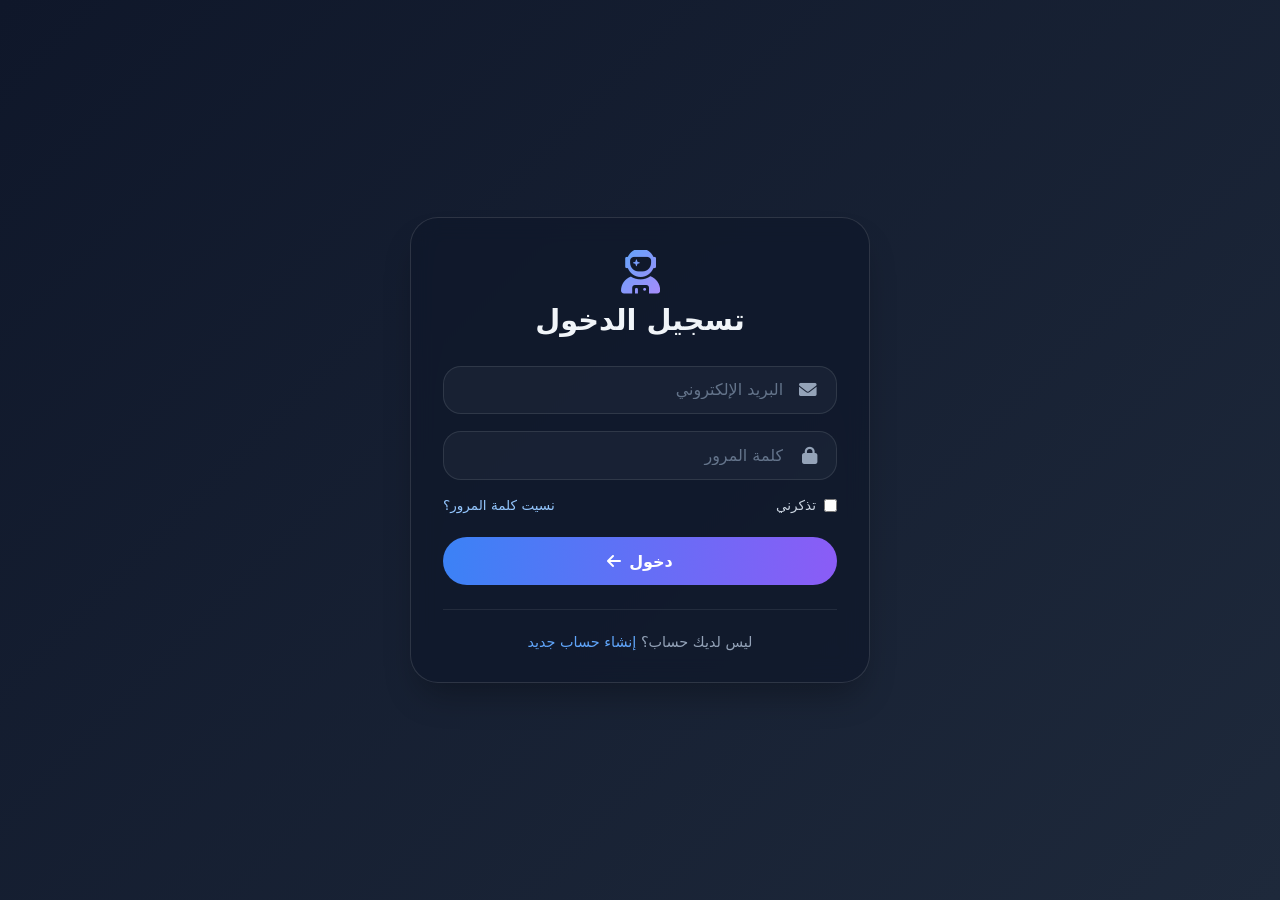
<file: index.html>
<!DOCTYPE html>
<html lang="ar" dir="rtl">
<head>
    <meta charset="UTF-8">
    <meta name="viewport" content="width=device-width, initial-scale=1.0">
    <title>تسجيل الدخول</title>
    <link rel="stylesheet" href="https://cdnjs.cloudflare.com/ajax/libs/font-awesome/6.0.0-beta3/css/all.min.css">
    <link rel="stylesheet" href="style.css">
</head>
<body>

<div class="glass-card">
    <div class="logo">
        <i class="fas fa-user-astronaut"></i>
        <h2>تسجيل الدخول</h2>
        <p class="subtitle"مرحباً بك، أدخل بياناتك></p>
    </div>

    <form id="loginForm">
        <div class="input-group">
            <div class="input-field">
                <i class="fas fa-envelope"></i>
                <input type="email" id="email" placeholder="البريد الإلكتروني" required>
            </div>
        </div>
        
        <div class="input-group">
            <div class="input-field">
                <i class="fas fa-lock"></i>
                <input type="password" id="password" placeholder="كلمة المرور" required>
            </div>
        </div>

        <div class="options">
            <label class="remember">
                <input type="checkbox"> تذكرني
            </label>
            <a href="#" class="forgot">نسيت كلمة المرور؟</a>
        </div>
  
      <a href="home.html" class="login-btn" style="text-decoration: none; display: flex; align-items: center; justify-content: center; gap: 8px;">
    دخول <i class="fas fa-arrow-left"></i>
</a>
    </form>

    <div class="footer-link">
        ليس لديك حساب؟ <a href="signup2.html">إنشاء حساب جديد</a>
    </div>
</div>


</body>
</html>
</file>
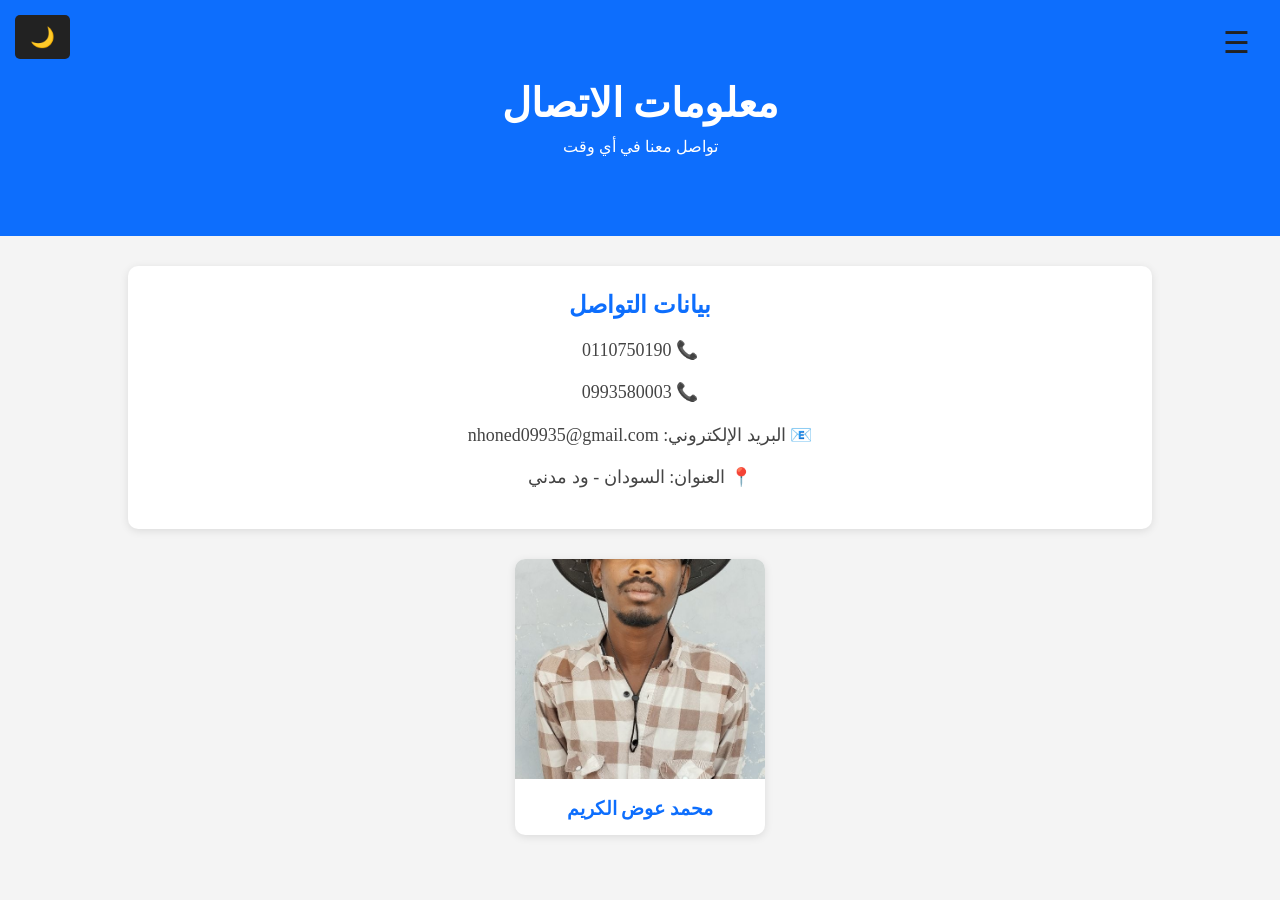
<file: communication.html>
<!-- contact.html -->
<!DOCTYPE html>
<html lang="ar" dir="rtl">

<head>
    <meta charset="UTF-8">
    <meta name="viewport" content="width=device-width, initial-scale=1.0">
    <title>معلومات الاتصال</title>

    <link rel="stylesheet" href="style2.css">
</head>

<body>

    <!-- زر القائمة -->
    <button class="menu-btn" onclick="openMenu()">☰</button>

    <!-- زر الوضع المظلم -->
    <button class="dark-btn" onclick="toggleDarkMode()">🌙</button>

    <!-- القائمة الجانبية -->
    <div id="sidebar" class="sidebar">

        <button class="close-btn" onclick="closeMenu()">×</button>

        <a href="home.html">الرئيسية</a>
        <a href="paga.html">رسومات الطلاب</a>
        <a href="pepol.html">أبرز الشخصيات</a>
        <a href="mathematics.html">العمليات الرياضية</a>
        <a href="communication.html">اتصل بنا</a>

    </div>

    <!-- العنوان -->
    <header>
        <h1>معلومات الاتصال</h1>

        <p>
            تواصل معنا في أي وقت
        </p>
    </header>

    <!-- صندوق التواصل -->
    <div class="contact-box">

        <h2>بيانات التواصل</h2>

        <p>📞 0110750190</p>

        <p>📞 0993580003</p>

        <p>
            📧 البريد الإلكتروني:
            nhoned09935@gmail.com
        </p>

        <p>
            📍 العنوان: السودان - ود مدني
        </p>

    </div>

    <!-- صورة شخصية -->
    <div class="gallery">

        <div class="card">

            <img src="my.jpg" alt="">

            <h3>محمد عوض الكريم</h3>

        </div>

    </div>

    <script src="script.js"></script>

</body>

</html>
</file>
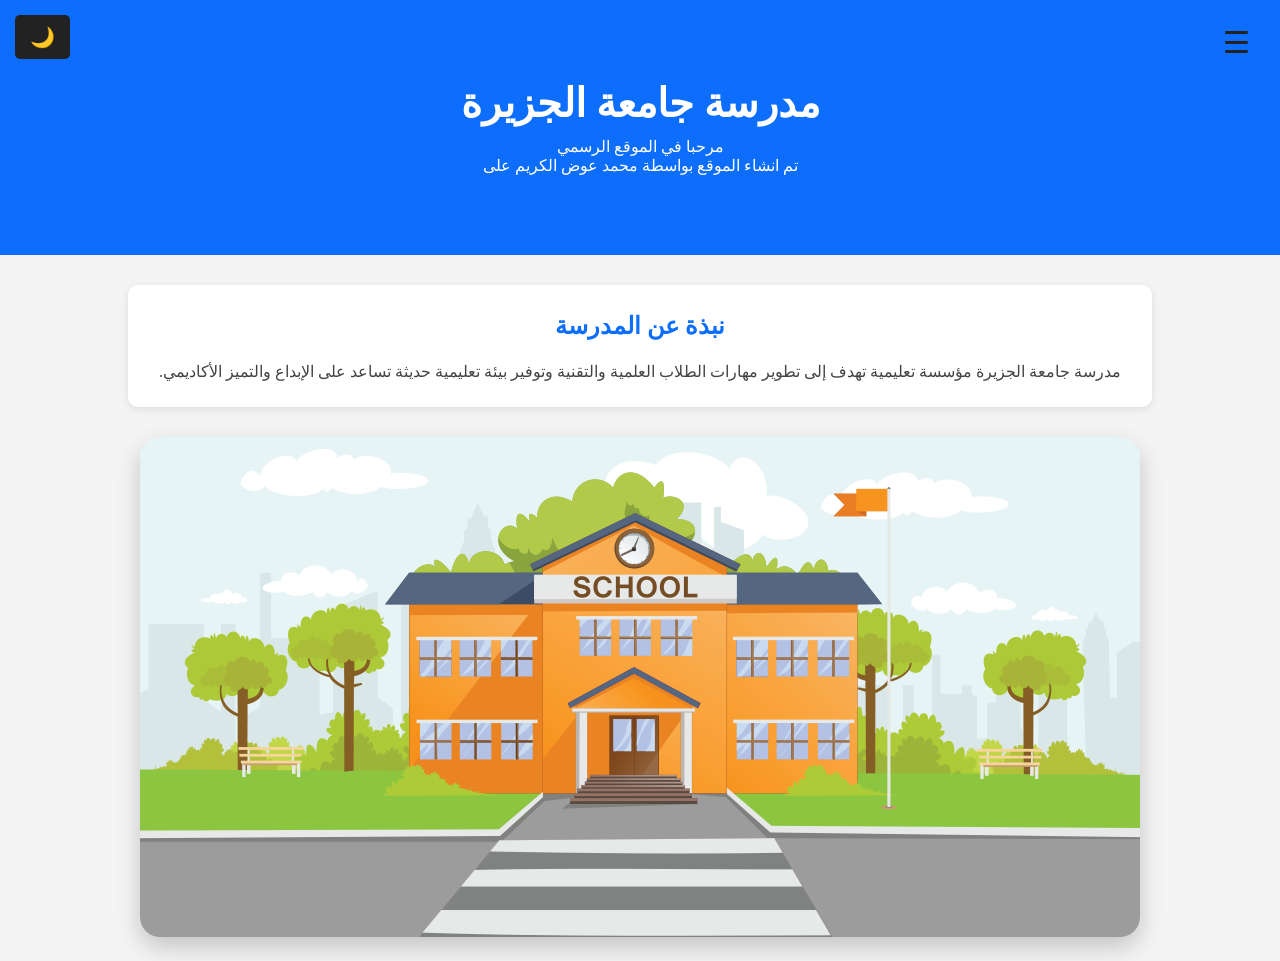
<file: home.html>
<!-- index.html -->
<!DOCTYPE html>
<html lang="ar" dir="rtl">
<head>
    <meta charset="UTF-8">
    <meta name="viewport" content="width=device-width, initial-scale=1.0">
    <title>الصفحة الرئسية </title>

    <!-- ربط ملف CSS -->
    <link rel="stylesheet" href="style2.css">
</head>
<body>
<button class="menu-btn" onclick="openMenu()">☰</button>
<button class="dark-btn" onclick="toggleDarkMode()">🌙</button>
    <button class="menu-btn" onclick="openMenu()">☰</button>

    <div id="sidebar" class="sidebar">

        <button class="close-btn" onclick="closeMenu()">×</button>

        <a href="home.html">الرئيسية</a>
        <a href="paga.html">رسومات الطلاب</a>
        <a href="pepol.html">ابرز الشخصيات </a>
        <a href="mathematics.html">العمليات الرياضية </a>
        <a href="communication.html">اتصل بنا</a>

    </div>

    <header>
        <h1>مدرسة جامعة الجزيرة 
        </h1>
        <p>مرحبا في الموقع الرسمي</p>
        <p>تم انشاء الموقع بواسطة محمد عوض الكريم على </p>
    </header>
   
<div class="about-box">
    <h2>نبذة عن المدرسة</h2>

    <p>
        مدرسة جامعة الجزيرة  مؤسسة تعليمية تهدف إلى تطوير مهارات الطلاب
        العلمية والتقنية وتوفير بيئة تعليمية حديثة تساعد على الإبداع
       
    
        والتميز الأكاديمي.
    </p>
    
</div>
    <div>
         <div class="image-container">
    <img src="1.png" alt="صورة توصف المحتوى" class="center-image">
</div>
    </div>


    <!-- ربط ملف JavaScript -->
    <script src="script.js"></script>

</body>
</html>
</file>
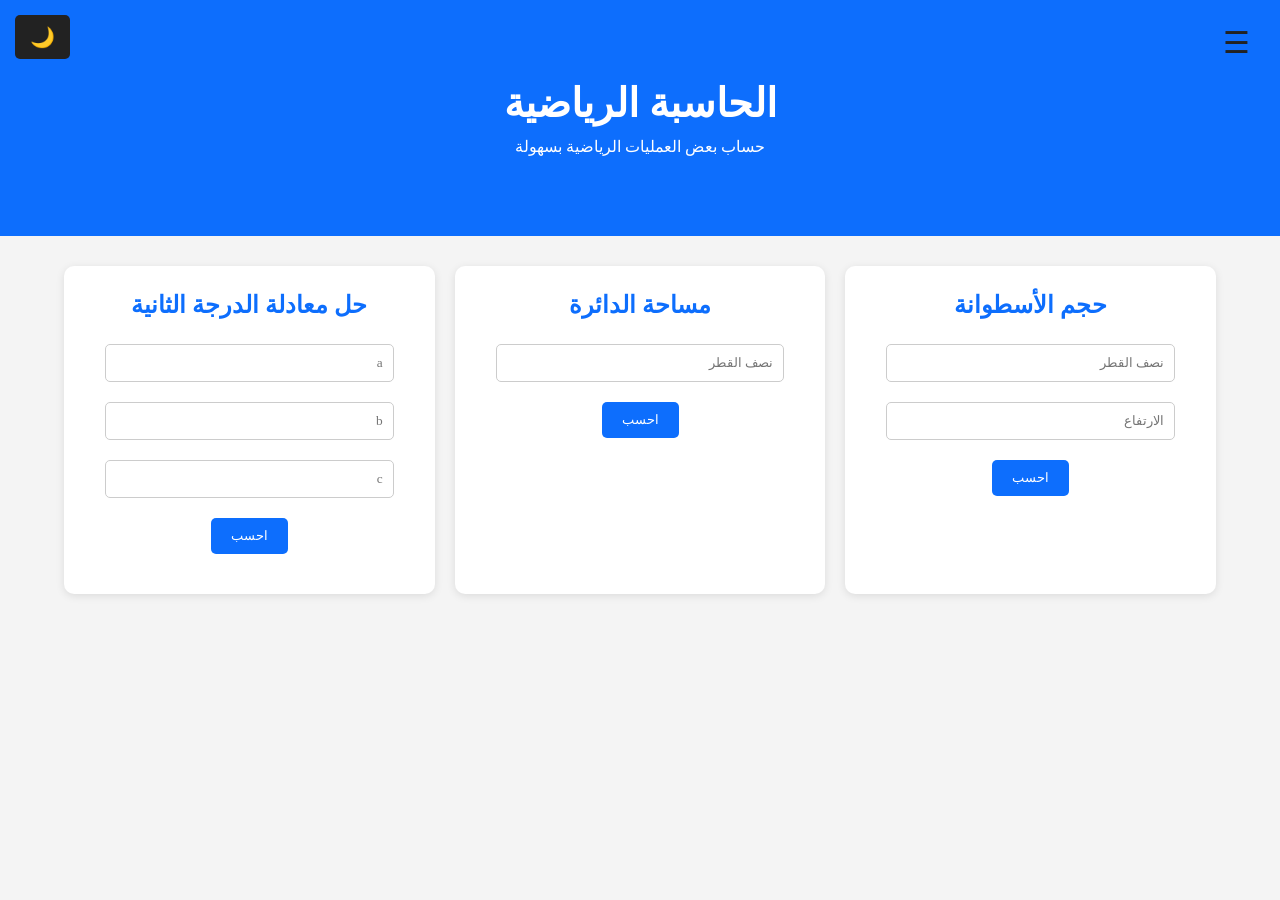
<file: mathematics.html>
<!-- math.html -->
<!DOCTYPE html>
<html lang="ar" dir="rtl">
<head>
    <meta charset="UTF-8">
    <meta name="viewport" content="width=device-width, initial-scale=1.0">
    <title>الحاسبة الرياضية</title>

    <link rel="stylesheet" href="style2.css">
</head>
<body>

    <!-- زر القائمة -->
    <button class="menu-btn" onclick="openMenu()">☰</button>

    <!-- زر الوضع المظلم -->
    <button class="dark-btn" onclick="toggleDarkMode()">🌙</button>

    <!-- القائمة -->
   <div id="sidebar" class="sidebar">

        <button class="close-btn" onclick="closeMenu()">×</button>

        <a href="home.html">الرئيسية</a>
        <a href="paga.html">رسومات الطلاب</a>
        <a href="pepol.html">ابرز الشخصيات </a>
        <a href="mathematics.html">العمليات الرياضية </a>
        <a href="communication.html">اتصل بنا</a>

    </div>

    <!-- العنوان -->
    <header>
        <h1>الحاسبة الرياضية</h1>
        <p>حساب بعض العمليات الرياضية بسهولة</p>
    </header>

    <!-- الحاسبات -->
    <div class="math-container">

        <!-- حجم الأسطوانة -->
        <div class="math-box">
            <h2>حجم الأسطوانة</h2>

            <input type="number" id="radius" placeholder="نصف القطر">
            <input type="number" id="height" placeholder="الارتفاع">

            <button onclick="cylinderVolume()">احسب</button>

            <p id="cylinderResult"></p>
        </div>

        <!-- مساحة الدائرة -->
        <div class="math-box">
            <h2>مساحة الدائرة</h2>

            <input type="number" id="circleRadius" placeholder="نصف القطر">

            <button onclick="circleArea()">احسب</button>

            <p id="circleResult"></p>
        </div>

        <!-- معادلة الدرجة الثانية -->
        <div class="math-box">
            <h2>حل معادلة الدرجة الثانية</h2>

            <input type="number" id="a" placeholder="a">
            <input type="number" id="b" placeholder="b">
            <input type="number" id="c" placeholder="c">

            <button onclick="quadratic()">احسب</button>

            <p id="quadraticResult"></p>
        </div>

    </div>

    <script src="script.js"></script>

</body>
</html>
</file>
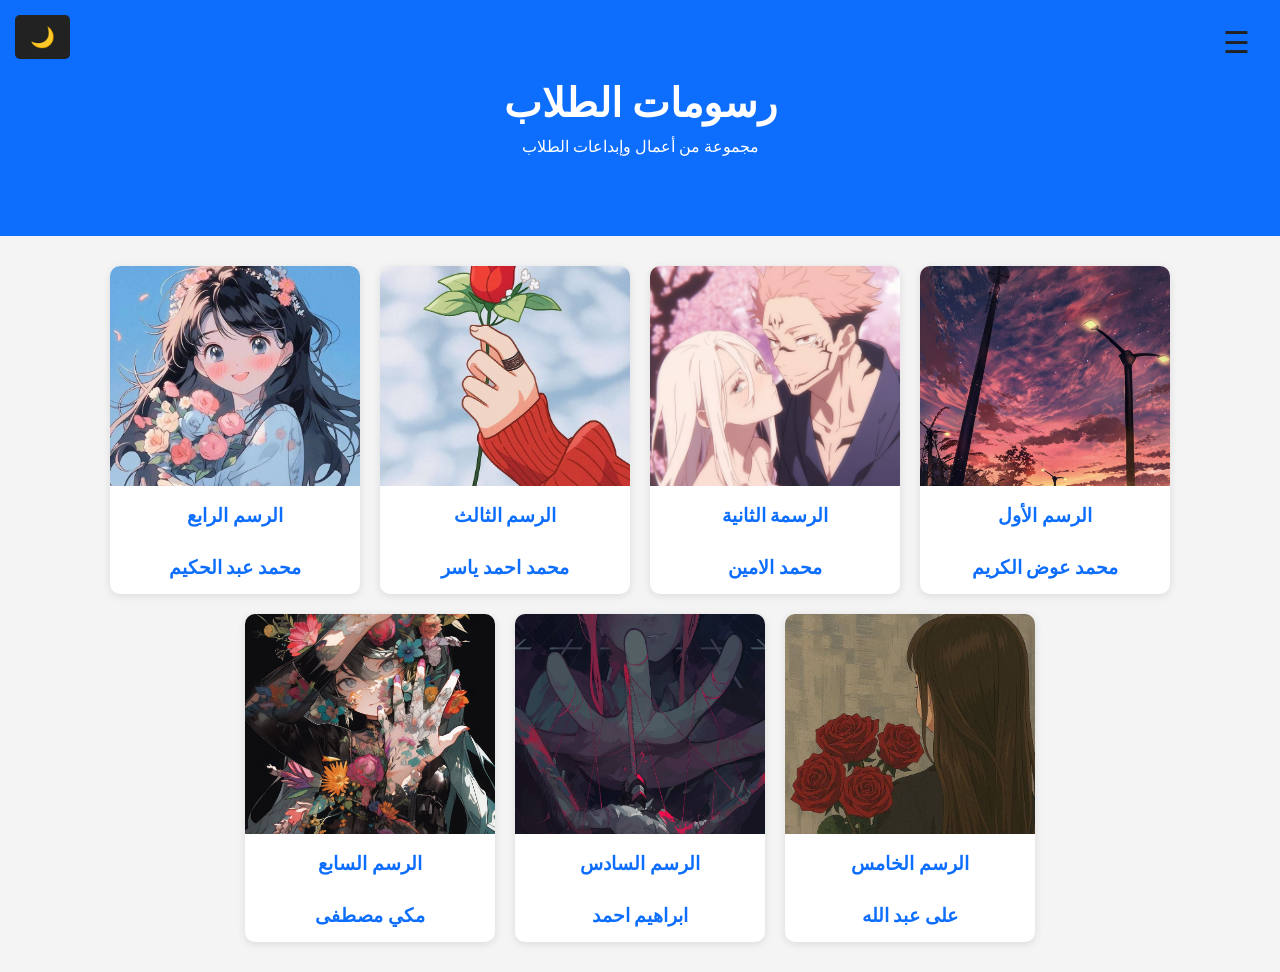
<file: paga.html>
<!-- drawings.html -->
<!DOCTYPE html>
<html lang="ar" dir="rtl">
<head>
    <meta charset="UTF-8">
    <meta name="viewport" content="width=device-width, initial-scale=1.0">
    <title>رسومات الطلاب</title>

    <link rel="stylesheet" href="style2.css">
</head>
<body>

    <!-- زر القائمة -->
    <button class="menu-btn" onclick="openMenu()">☰</button>

    <!-- زر الوضع المظلم -->
    <button class="dark-btn" onclick="toggleDarkMode()">🌙</button>

    <!-- القائمة الجانبية -->
    <div id="sidebar" class="sidebar">

        <button class="close-btn" onclick="closeMenu()">×</button>

        <a href="home.html">الرئيسية</a>
        <a href="paga.html">رسومات الطلاب</a>
        <a href="pepol.html">ابرز الشخصيات </a>
        <a href="mathematics.html">العمليات الرياضية </a>
        <a href="communication.html">اتصل بنا</a>

    </div>

    <!-- العنوان -->
    <header>
        <h1>رسومات الطلاب</h1>
        <p>مجموعة من أعمال وإبداعات الطلاب</p>
    </header>

    <!-- معرض الرسومات -->
    <div class="gallery">

        <div class="card">
            <img src="8.jpg" alt="رسم 1">
            <h3>الرسم الأول</h3>
            <h3> محمد عوض الكريم </h3>
        </div>

        <div class="card">
            <img src="2.jpg" alt="رسم 2">
            <h3>الرسمة الثانية </h3>
            <h3>     محمد الامين </h3>
            
        </div>

        <div class="card">
            <img src="3.jpg" alt="رسم 3">
            <h3>الرسم الثالث</h3>
            <h3>محمد احمد ياسر </h3>
        </div>

        <div class="card">
            <img src="4.jpg" alt="رسم 4">
            <h3>الرسم الرابع</h3>
            <h3>محمد عبد الحكيم </h3>
        

        </div>

        <div class="card">
            <img src="5.jpg" alt="رسم 5">
            <h3>الرسم الخامس</h3>
            <h3>على عبد الله </h3>
        </div>

        <div class="card">
            <img src="6.jpg" alt="رسم 6">
            <h3>الرسم السادس</h3>
            <h3>ابراهيم احمد </h3>
        </div>

        <div class="card">
            <img src="7.jpg" alt="رسم 7">
            <h3>الرسم السابع</h3>
            <h3>مكي مصطفى </h3>
        </div>

    </div>

     <script src="script.js"></script>

</body>
</html>
</file>
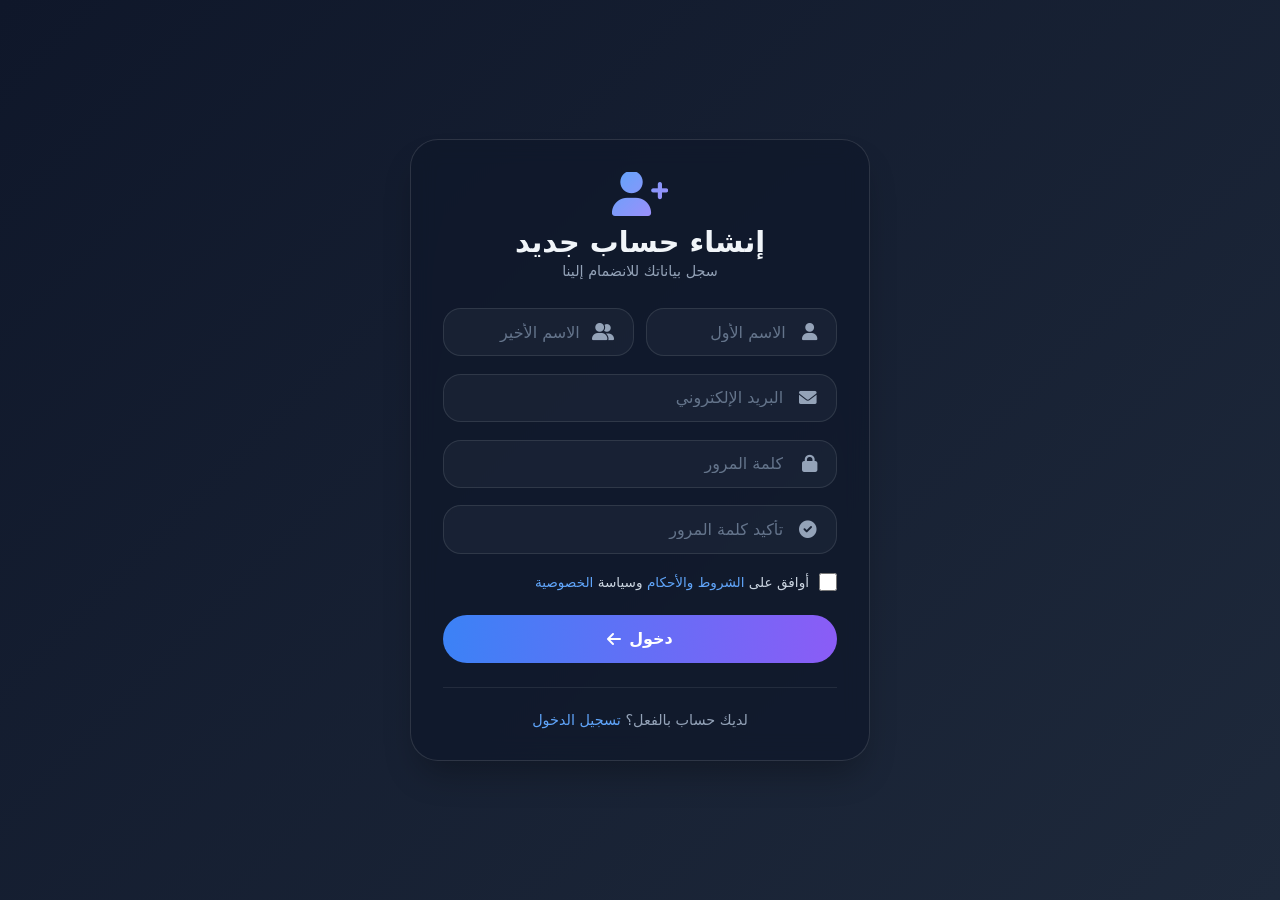
<file: signup2.html>
<!DOCTYPE html>
<html lang="ar" dir="rtl">
<head>
    <meta charset="UTF-8">
    <meta name="viewport" content="width=device-width, initial-scale=1.0">
    <title>إنشاء حساب جديد</title>
    <link rel="stylesheet" href="https://cdnjs.cloudflare.com/ajax/libs/font-awesome/6.0.0-beta3/css/all.min.css">
    <link rel="stylesheet" href="style.css">
</head>
<body>

<div class="glass-card">
    <div class="logo">
        <i class="fas fa-user-plus"></i>
        <h2>إنشاء حساب جديد</h2>
        <p class="subtitle">سجل بياناتك للانضمام إلينا</p>
    </div>

    <form id="signupForm">
        <!-- صف الاسم الأول والأخير -->
        <div class="name-row">
            <div class="input-group">
                <div class="input-field">
                    <i class="fas fa-user"></i>
                    <input type="text" id="firstName" placeholder="الاسم الأول" required>
                </div>
            </div>
            <div class="input-group">
                <div class="input-field">
                    <i class="fas fa-user-friends"></i>
                    <input type="text" id="lastName" placeholder="الاسم الأخير" required>
                </div>
            </div>
        </div>

        <div class="input-group">
            <div class="input-field">
                <i class="fas fa-envelope"></i>
                <input type="email" id="email" placeholder="البريد الإلكتروني" required>
            </div>
        </div>

        <div class="input-group">
            <div class="input-field">
                <i class="fas fa-lock"></i>
                <input type="password" id="password" placeholder="كلمة المرور" required>
            </div>
        </div>

        <div class="input-group">
            <div class="input-field">
                <i class="fas fa-check-circle"></i>
                <input type="password" id="confirmPassword" placeholder="تأكيد كلمة المرور" required>
            </div>
        </div>

        <label class="terms">
            <input type="checkbox" id="agreeTerms" required>
            <span>أوافق على <a href="#">الشروط والأحكام</a> وسياسة <a href="#">الخصوصية</a></span>
        </label>

        <a href="index.html" class="login-btn" style="text-decoration: none; display: flex; align-items: center; justify-content: center; gap: 8px;">
    دخول <i class="fas fa-arrow-left"></i>
</a>
    </form>

    <div class="footer-link">
        لديك حساب بالفعل؟ <a href="index.html">تسجيل الدخول</a>
    </div>
</div>


<script>
    document.getElementById('signupForm').addEventListener('submit', function(e) {
        e.preventDefault();
        
        const firstName = document.getElementById('firstName').value;
        const lastName = document.getElementById('lastName').value;
        const email = document.getElementById('email').value;
        const password = document.getElementById('password').value;
        const confirmPassword = document.getElementById('confirmPassword').value;
        const agreeTerms = document.getElementById('agreeTerms').checked;

        if (!firstName || !lastName || !email || !password || !confirmPassword) {
            alert('يرجى ملء جميع الحقول');
            return;
        }

        if (password !== confirmPassword) {
            alert('كلمة المرور وتأكيدها غير متطابقتين');
            return;
        }

        if (password.length < 6) {
            alert('كلمة المرور يجب أن تكون 6 أحرف على الأقل');
            return;
        }

        if (!agreeTerms) {
            alert('يرجى الموافقة على الشروط والأحكام');
            return;
        }

        alert(`مرحباً ${firstName} ${lastName}!\nتم إنشاء حسابك بنجاح. يمكنك الآن تسجيل الدخول.`);
    });
</script>
</body>
</html>
</file>
<file: style.css>
/* ========================================
   style.css - التنسيقات الموحدة للواجهات
   ======================================== */

* {
    margin: 0;
    padding: 0;
    box-sizing: border-box;
    font-family: 'Segoe UI', 'Cairo', system-ui, sans-serif;
}

body {
    min-height: 100vh;
    background: linear-gradient(135deg, #0f172a, #1e293b);
    display: flex;
    align-items: center;
    justify-content: center;
    padding: 20px;
}

/* ===== البطاقة الزجاجية الموحدة ===== */
.glass-card {
    max-width: 460px;
    width: 100%;
    background: rgba(15, 23, 42, 0.7);
    backdrop-filter: blur(12px);
    border-radius: 28px;
    border: 1px solid rgba(255, 255, 255, 0.12);
    padding: 2rem;
    box-shadow: 0 20px 35px -10px rgba(0, 0, 0, 0.3);
}

/* ===== الشعار والعنوان ===== */
.logo {
    text-align: center;
    margin-bottom: 1.8rem;
}

.logo i {
    font-size: 2.8rem;
    background: linear-gradient(135deg, #60a5fa, #a78bfa);
    -webkit-background-clip: text;
    background-clip: text;
    color: transparent;
    margin-bottom: 0.5rem;
}

h2 {
    color: #f1f5f9;
    font-size: 1.8rem;
    font-weight: 600;
    margin-bottom: 0.25rem;
}

.subtitle {
    color: #94a3b8;
    font-size: 0.9rem;
}

/* ===== حقول الإدخال ===== */
.input-group {
    margin-bottom: 1.1rem;
}

.input-field {
    background: rgba(30, 41, 59, 0.6);
    border: 1px solid rgba(255, 255, 255, 0.1);
    border-radius: 18px;
    padding: 0.85rem 1.2rem;
    display: flex;
    align-items: center;
    gap: 12px;
    transition: all 0.2s;
}

.input-field i {
    color: #94a3b8;
    font-size: 1.1rem;
    width: 24px;
}

.input-field input {
    background: transparent;
    border: none;
    width: 100%;
    color: #ffffff;
    font-size: 1rem;
    outline: none;
}

.input-field input::placeholder {
    color: #64748b;
}

.input-field:focus-within {
    border-color: #3b82f6;
    background: rgba(30, 41, 59, 0.9);
}

/* ===== صف الاسمين (لل تسجيل فقط) ===== */
.name-row {
    display: flex;
    gap: 12px;
}

.name-row .input-group {
    flex: 1;
    margin-bottom: 1.1rem;
}

/* ===== خيارات إضافية ===== */
.options {
    display: flex;
    justify-content: space-between;
    align-items: center;
    margin: 1rem 0 1.5rem;
    font-size: 0.85rem;
}

.remember {
    display: flex;
    align-items: center;
    gap: 8px;
    color: #cbd5e1;
}

.remember input {
    accent-color: #3b82f6;
    cursor: pointer;
}

.forgot {
    color: #93c5fd;
    text-decoration: none;
}

.forgot:hover {
    text-decoration: underline;
}

/* ===== خيار الموافقة على الشروط (للتسجيل) ===== */
.terms {
    display: flex;
    align-items: center;
    gap: 10px;
    margin: 1.2rem 0 1.5rem;
    color: #cbd5e1;
    font-size: 0.85rem;
}

.terms input {
    accent-color: #3b82f6;
    width: 18px;
    height: 18px;
    cursor: pointer;
}

.terms a {
    color: #60a5fa;
    text-decoration: none;
}

.terms a:hover {
    text-decoration: underline;
}

/* ===== الأزرار ===== */
.btn-primary {
    background: linear-gradient(95deg, #3b82f6, #8b5cf6);
    width: 100%;
    border: none;
    border-radius: 32px;
    padding: 0.9rem;
    color: white;
    font-size: 1rem;
    font-weight: 600;
    cursor: pointer;
    transition: 0.2s;
    margin-bottom: 1.5rem;
}
/* تحسين الرابط ليكون مطابقاً للزر */
.login-btn {
    display: inline-block;
    text-align: center;
    width: 100%;
    box-sizing: border-box;
    background: linear-gradient(95deg, #3b82f6, #8b5cf6);
    border: none;
    border-radius: 32px;
    padding: 0.9rem;
    color: white;
    font-size: 1rem;
    font-weight: 600;
    cursor: pointer;
    transition: 0.2s;
    margin-bottom: 1.5rem;
    text-decoration: none;
}

.login-btn:hover {
    opacity: 0.92;
    transform: scale(0.98);
}

.btn-primary:hover {
    opacity: 0.92;
    transform: scale(0.98);
}

/* ===== الروابط السفلية ===== */
.footer-link {
    text-align: center;
    color: #94a3b8;
    font-size: 0.9rem;
    border-top: 1px solid rgba(255, 255, 255, 0.08);
    padding-top: 1.5rem;
    margin-top: 0.5rem;
}

.footer-link a {
    color: #60a5fa;
    text-decoration: none;
    font-weight: 500;
}

.footer-link a:hover {
    text-decoration: underline;
}

/* ===== التوافق مع الجوال ===== */
@media (max-width: 480px) {
    .glass-card {
        padding: 1.5rem;
    }
    
    h2 {
        font-size: 1.5rem;
    }
    
    .name-row {
        flex-direction: column;
        gap: 0;
    }
}
</file>
<file: style2.css>
/* =========================
   الإعدادات العامة
========================= */
*{
    margin: 0;
    padding: 0;
    box-sizing: border-box;
    font-family: Tahoma;
}

body{
    background: #f4f4f4;
    direction: rtl;
    overflow-x: hidden;
    transition: 0.3s;
}

/* =========================
   الهيدر
========================= */
header{
    background: #0d6efd;
    color: white;
    text-align: center;
    padding: 80px 20px;
    transition: 0.3s;
}

header h1{
    font-size: 40px;
    margin-bottom: 10px;
}

/* =========================
   زر القائمة
========================= */
.menu-btn{
    position: fixed;
    top: 15px;
    right: 15px;

    background: transparent;
    color: #222;

    border: none;

    padding: 10px 15px;

    font-size: 30px;

    cursor: pointer;

    border-radius: 5px;

    transition: 0.3s;

    z-index: 1100;
}

.menu-btn:hover{
    background: rgba(0,0,0,0.1);
}

/* =========================
   زر الوضع المظلم
========================= */
.dark-btn{
    position: fixed;
    top: 15px;
    left: 15px;

    background: #222;
    color: white;

    border: none;

    padding: 10px 15px;

    font-size: 20px;

    cursor: pointer;

    border-radius: 5px;

    transition: 0.3s;

    z-index: 1100;
}

/* =========================
   القائمة الجانبية
========================= */
.sidebar{
    position: fixed;

    top: 0;
    right: -250px;

    width: 250px;
    height: 100%;

    background: #222;

    padding-top: 60px;

    transition: 0.4s;

    z-index: 1000;
}

/* روابط القائمة */
.sidebar a{
    display: block;

    color: white;

    text-decoration: none;

    padding: 15px 20px;

    font-size: 20px;

    transition: 0.3s;
}

.sidebar a:hover{
    background: #0d6efd;
}

/* زر الإغلاق */
.close-btn{
    position: absolute;

    top: 10px;
    left: 15px;

    background: none;

    border: none;

    color: white;

    font-size: 30px;

    cursor: pointer;
}

/* =========================
   صندوق النبذة
========================= */
.about-box{
    width: 80%;

    margin: 30px auto;

    padding: 20px;

    background: white;

    border-radius: 10px;

    text-align: center;

    line-height: 1.8;

    box-shadow: 0 2px 8px rgba(0,0,0,0.1);

    transition: 0.3s;
}

.about-box h2{
    color: #0d6efd;
    margin-bottom: 10px;
}

.about-box p{
    color: #444;
}

/* =========================
   صندوق الاتصال
========================= */
.contact-box{
    width: 80%;

    margin: 30px auto;

    padding: 25px;

    background: white;

    border-radius: 10px;

    text-align: center;

    box-shadow: 0 2px 8px rgba(0,0,0,0.1);

    transition: 0.3s;
}

.contact-box h2{
    color: #0d6efd;
    margin-bottom: 15px;
}

.contact-box p{
    margin: 10px 0;

    font-size: 18px;

    color: #444;

    line-height: 1.8;
}

/* =========================
   معرض الصور والبطاقات
========================= */
.gallery{
    width: 90%;

    margin: 30px auto;

    display: flex;

    justify-content: center;

    flex-wrap: wrap;

    gap: 20px;
}

/* البطاقة */
.card{
    width: 250px;

    background: white;

    border-radius: 10px;

    overflow: hidden;

    text-align: center;

    box-shadow: 0 2px 8px rgba(0,0,0,0.1);

    transition: 0.4s ease;

    position: relative;

    z-index: 1;
}

/* التكبير */
.card:hover{

    transform: scale(1.15);

    z-index: 10;

    box-shadow: 0 15px 30px rgba(0,0,0,0.3);
}

/* الصور */
.card img{
    width: 100%;

    height: 220px;

    object-fit: cover;
}

/* العنوان */
.card h3{
    padding: 15px;

    color: #0d6efd;
}

/* النص */
.card p{
    padding: 0 15px 20px;

    color: #444;

    line-height: 1.7;
}

/* =========================
   العمليات الرياضية
========================= */
.math-container{
    width: 90%;

    margin: 30px auto;

    display: grid;

    grid-template-columns: repeat(auto-fit, minmax(300px,1fr));

    gap: 20px;
}

/* الصندوق */
.math-box{
    background: white;

    padding: 25px;

    border-radius: 10px;

    text-align: center;

    box-shadow: 0 2px 8px rgba(0,0,0,0.1);

    transition: 0.3s;
}

/* العنوان */
.math-box h2{
    color: #0d6efd;

    margin-bottom: 15px;
}

/* الحقول */
.math-box input{
    width: 90%;

    padding: 10px;

    margin: 10px 0;

    border: 1px solid #ccc;

    border-radius: 5px;

    transition: 0.3s;
}

.math-box input:focus{
    outline: none;

    border: 1px solid #0d6efd;

    box-shadow: 0 0 5px rgba(13,110,253,0.5);
}

/* الزر */
.math-box button{
    background: #0d6efd;

    color: white;

    border: none;

    padding: 10px 20px;

    border-radius: 5px;

    cursor: pointer;

    margin-top: 10px;

    transition: 0.3s;
}

.math-box button:hover{
    opacity: 0.9;
}

/* النتيجة */
.math-box p{
    margin-top: 15px;

    color: #333;

    font-size: 18px;
}

/* =========================
   تنسيق الصور
========================= */
.image-container{
    text-align: center;
    margin: 20px 0;
}

.center-image{
    max-width: 100%;

    height: auto;

    border-radius: 20px;

    box-shadow: 0 10px 25px rgba(0,0,0,0.2);
}

/* =========================
   الوضع المظلم
========================= */
.dark-mode{
    background: #121212;
    color: white;
}

/* الهيدر */
.dark-mode header{
    background: #1e1e1e;
}

/* زر القائمة */
.dark-mode .menu-btn{
    color: white;
}

.dark-mode .menu-btn:hover{
    background: rgba(255,255,255,0.1);
}

/* القائمة */
.dark-mode .sidebar{
    background: #111;
}

.dark-mode .sidebar a:hover{
    background: #333;
}

/* الصناديق */
.dark-mode .about-box,
.dark-mode .contact-box,
.dark-mode .card,
.dark-mode .math-box{
    background: #1f1f1f;
}

/* النصوص */
.dark-mode p,
.dark-mode h2,
.dark-mode h3{
    color: white;
}

/* الحقول */
.dark-mode .math-box input{
    background: #333;

    color: white;

    border: 1px solid #555;
}
</file>
